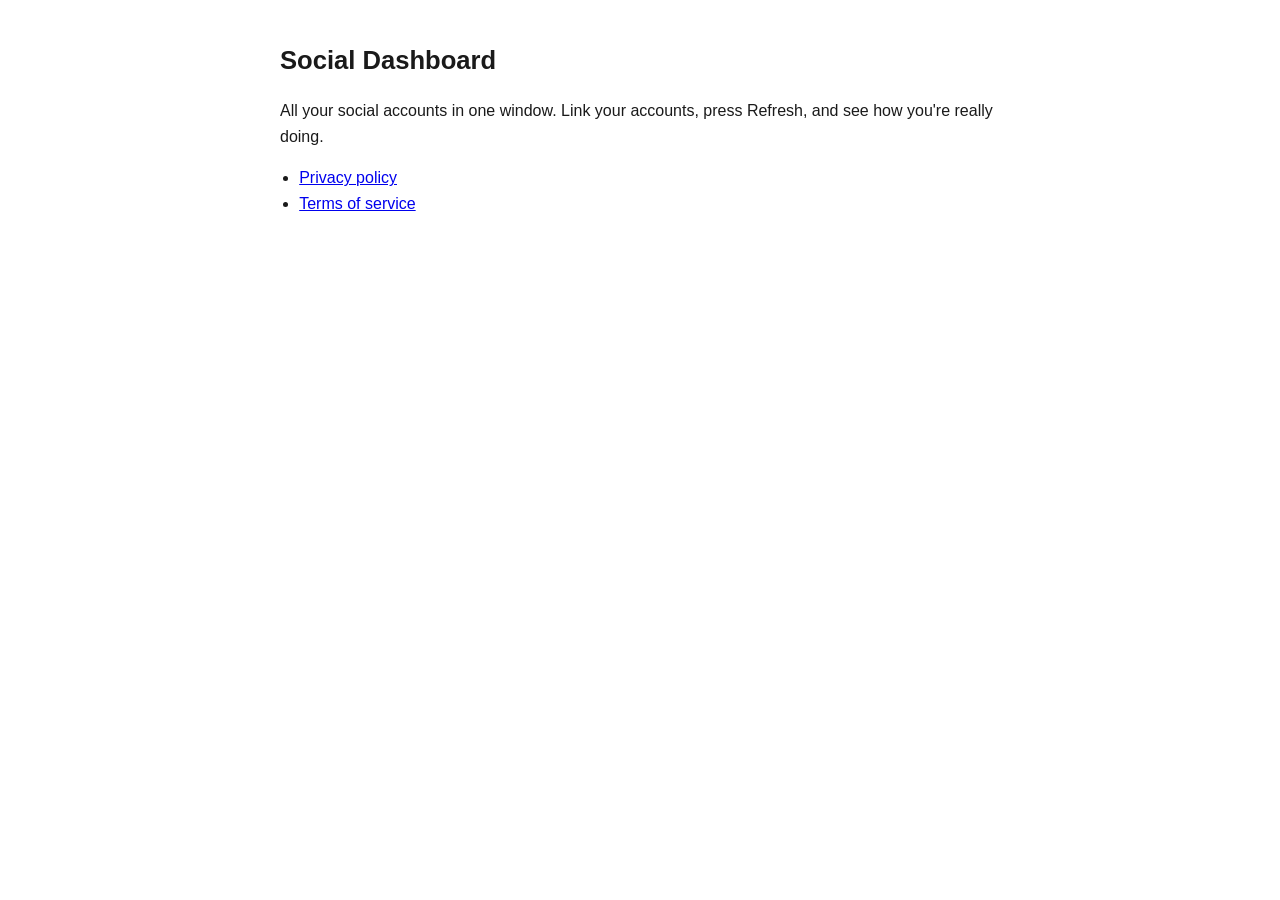
<file: docs/index.html>
<!doctype html>
<html lang="en">
<head>
<meta charset="utf-8">
<meta name="viewport" content="width=device-width, initial-scale=1">
<title>Social Dashboard</title>
<style>
  body { font-family: -apple-system, Segoe UI, Roboto, sans-serif; max-width: 720px; margin: 40px auto; padding: 0 20px; line-height: 1.6; color: #1a1a1a; }
  h1 { font-size: 1.6em; }
  ul { padding-left: 1.2em; }
</style>
</head>
<body>
<h1>Social Dashboard</h1>
<p>All your social accounts in one window. Link your accounts, press
Refresh, and see how you're really doing.</p>
<ul>
  <li><a href="privacy.html">Privacy policy</a></li>
  <li><a href="terms.html">Terms of service</a></li>
</ul>
</body>
</html>
</file>
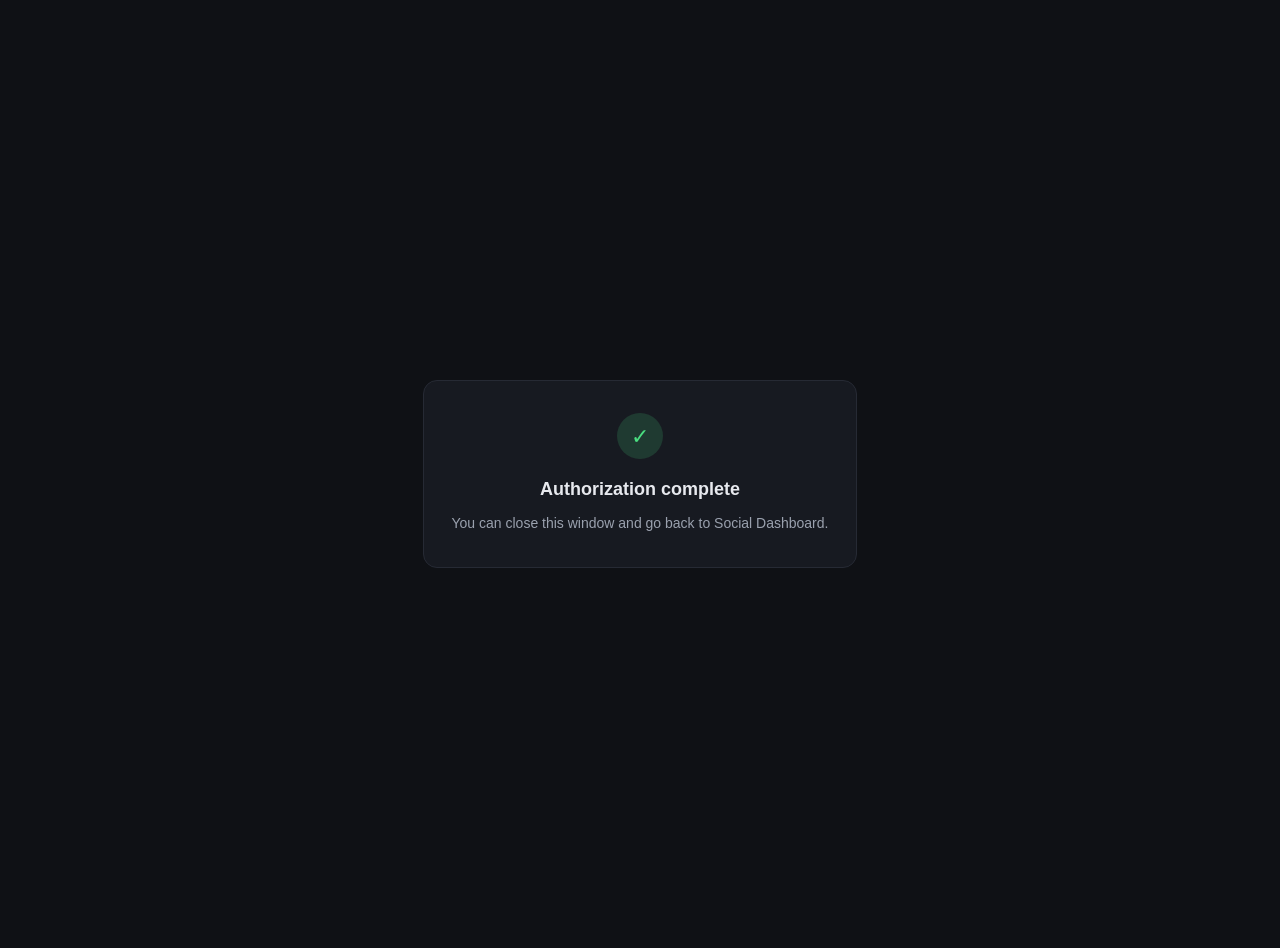
<file: docs/instagram-callback.html>
<!doctype html>
<html lang="en">
<head>
<meta charset="utf-8">
<meta name="viewport" content="width=device-width, initial-scale=1">
<meta name="robots" content="noindex">
<title>Authorization complete — Social Dashboard</title>
<!--
  Instagram authorization landing page.

  Must stay deliberately dumb: no router, no redirect, no script touching
  the URL. The desktop app reads the `code` parameter from this window's
  address bar, so any client-side rewrite would lose the code and leave
  the connection hanging.

  The code is never shown or sent anywhere: it stays in the URL, which
  only ever lives inside the app's own window.
-->
<style>
  :root { color-scheme: dark; }
  body {
    margin: 0; min-height: 100vh;
    display: flex; align-items: center; justify-content: center;
    background: #0f1115; color: #e7e9ee;
    font: 15px/1.6 -apple-system, "Segoe UI", Roboto, Helvetica, Arial, sans-serif;
    padding: 24px;
  }
  .card {
    max-width: 380px; text-align: center;
    background: #171a21; border: 1px solid #262a34;
    border-radius: 14px; padding: 32px 28px;
  }
  .mark {
    width: 46px; height: 46px; margin: 0 auto 16px;
    display: flex; align-items: center; justify-content: center;
    border-radius: 50%; background: rgba(74, 222, 128, .16);
    color: #4ade80; font-size: 22px;
  }
  h1 { margin: 0 0 8px; font-size: 18px; }
  p { margin: 0; color: #9aa1ae; font-size: 14px; }
</style>
</head>
<body>
  <div class="card">
    <div class="mark">✓</div>
    <h1>Authorization complete</h1>
    <p>You can close this window and go back to Social Dashboard.</p>
  </div>
</body>
</html>
</file>
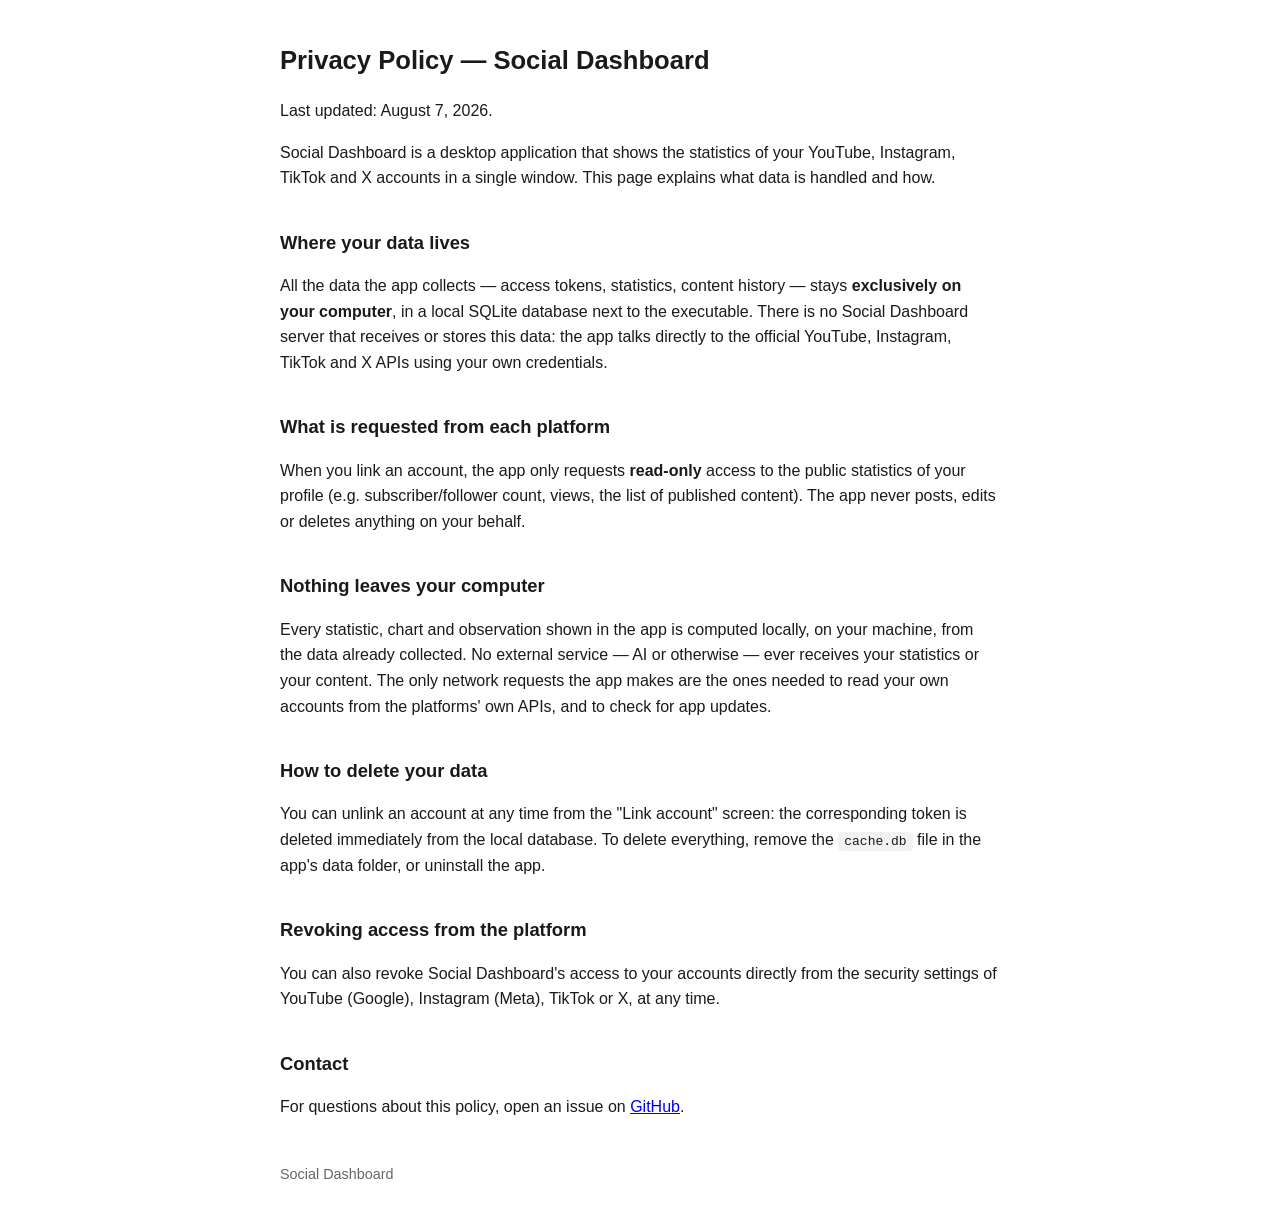
<file: docs/privacy.html>
<!doctype html>
<html lang="en">
<head>
<meta charset="utf-8">
<meta name="viewport" content="width=device-width, initial-scale=1">
<title>Social Dashboard — Privacy Policy</title>
<style>
  body { font-family: -apple-system, Segoe UI, Roboto, sans-serif; max-width: 720px; margin: 40px auto; padding: 0 20px; line-height: 1.6; color: #1a1a1a; }
  h1 { font-size: 1.6em; }
  h2 { font-size: 1.15em; margin-top: 2em; }
  code { background: #f2f2f2; padding: 2px 6px; border-radius: 4px; }
  footer { margin-top: 3em; font-size: 0.9em; color: #666; }
</style>
</head>
<body>
<h1>Privacy Policy — Social Dashboard</h1>
<p>Last updated: August 7, 2026.</p>

<p>Social Dashboard is a desktop application that shows the statistics of
your YouTube, Instagram, TikTok and X accounts in a single window. This
page explains what data is handled and how.</p>

<h2>Where your data lives</h2>
<p>All the data the app collects — access tokens, statistics, content
history — stays <strong>exclusively on your computer</strong>, in a local
SQLite database next to the executable. There is no Social Dashboard server
that receives or stores this data: the app talks directly to the official
YouTube, Instagram, TikTok and X APIs using your own credentials.</p>

<h2>What is requested from each platform</h2>
<p>When you link an account, the app only requests <strong>read-only</strong>
access to the public statistics of your profile (e.g. subscriber/follower
count, views, the list of published content). The app never posts, edits or
deletes anything on your behalf.</p>

<h2>Nothing leaves your computer</h2>
<p>Every statistic, chart and observation shown in the app is computed
locally, on your machine, from the data already collected. No external
service — AI or otherwise — ever receives your statistics or your content.
The only network requests the app makes are the ones needed to read your
own accounts from the platforms' own APIs, and to check for app updates.</p>

<h2>How to delete your data</h2>
<p>You can unlink an account at any time from the "Link account" screen: the
corresponding token is deleted immediately from the local database. To
delete everything, remove the <code>cache.db</code> file in the app's data
folder, or uninstall the app.</p>

<h2>Revoking access from the platform</h2>
<p>You can also revoke Social Dashboard's access to your accounts directly
from the security settings of YouTube (Google), Instagram (Meta), TikTok or
X, at any time.</p>

<h2>Contact</h2>
<p>For questions about this policy, open an issue on
<a href="https://github.com/AurelioAvila/social-dashboard/issues">GitHub</a>.</p>

<footer>Social Dashboard</footer>
</body>
</html>
</file>
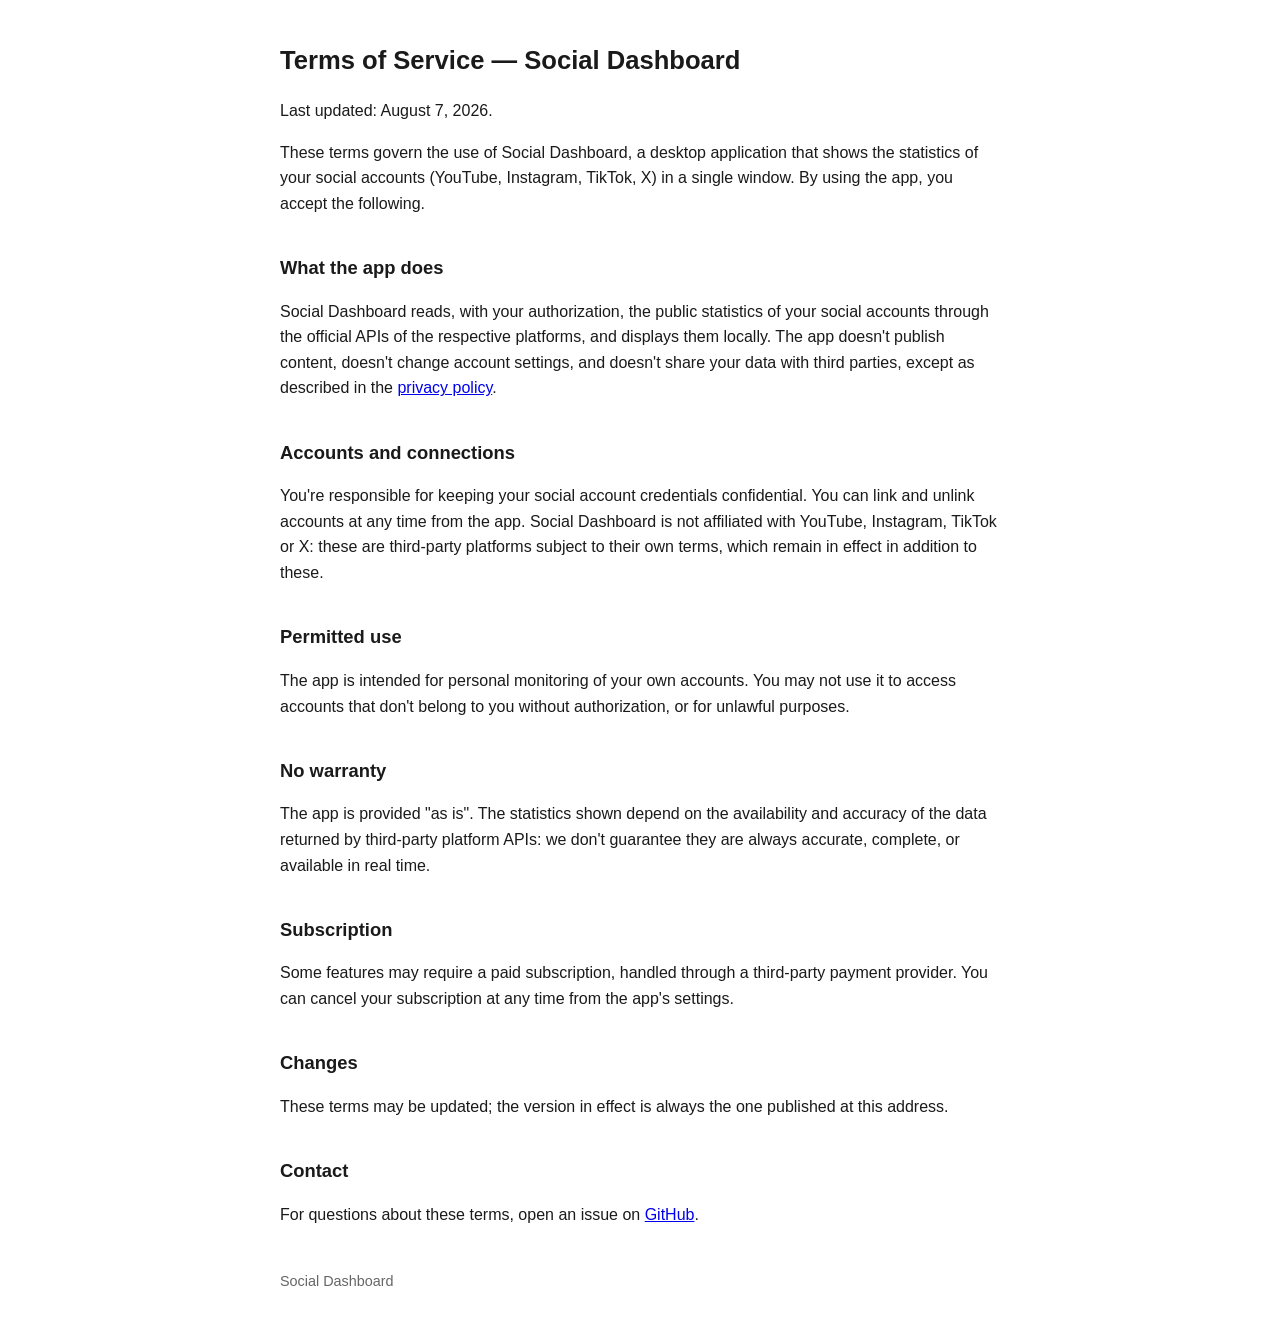
<file: docs/terms.html>
<!doctype html>
<html lang="en">
<head>
<meta charset="utf-8">
<meta name="viewport" content="width=device-width, initial-scale=1">
<title>Social Dashboard — Terms of Service</title>
<style>
  body { font-family: -apple-system, Segoe UI, Roboto, sans-serif; max-width: 720px; margin: 40px auto; padding: 0 20px; line-height: 1.6; color: #1a1a1a; }
  h1 { font-size: 1.6em; }
  h2 { font-size: 1.15em; margin-top: 2em; }
  footer { margin-top: 3em; font-size: 0.9em; color: #666; }
</style>
</head>
<body>
<h1>Terms of Service — Social Dashboard</h1>
<p>Last updated: August 7, 2026.</p>

<p>These terms govern the use of Social Dashboard, a desktop application
that shows the statistics of your social accounts (YouTube, Instagram,
TikTok, X) in a single window. By using the app, you accept the following.</p>

<h2>What the app does</h2>
<p>Social Dashboard reads, with your authorization, the public statistics of
your social accounts through the official APIs of the respective platforms,
and displays them locally. The app doesn't publish content, doesn't change
account settings, and doesn't share your data with third parties, except as
described in the <a href="privacy.html">privacy policy</a>.</p>

<h2>Accounts and connections</h2>
<p>You're responsible for keeping your social account credentials
confidential. You can link and unlink accounts at any time from the app.
Social Dashboard is not affiliated with YouTube, Instagram, TikTok or X:
these are third-party platforms subject to their own terms, which remain in
effect in addition to these.</p>

<h2>Permitted use</h2>
<p>The app is intended for personal monitoring of your own accounts. You may
not use it to access accounts that don't belong to you without
authorization, or for unlawful purposes.</p>

<h2>No warranty</h2>
<p>The app is provided "as is". The statistics shown depend on the
availability and accuracy of the data returned by third-party platform
APIs: we don't guarantee they are always accurate, complete, or available
in real time.</p>

<h2>Subscription</h2>
<p>Some features may require a paid subscription, handled through a
third-party payment provider. You can cancel your subscription at any time
from the app's settings.</p>

<h2>Changes</h2>
<p>These terms may be updated; the version in effect is always the one
published at this address.</p>

<h2>Contact</h2>
<p>For questions about these terms, open an issue on
<a href="https://github.com/AurelioAvila/social-dashboard/issues">GitHub</a>.</p>

<footer>Social Dashboard</footer>
</body>
</html>
</file>
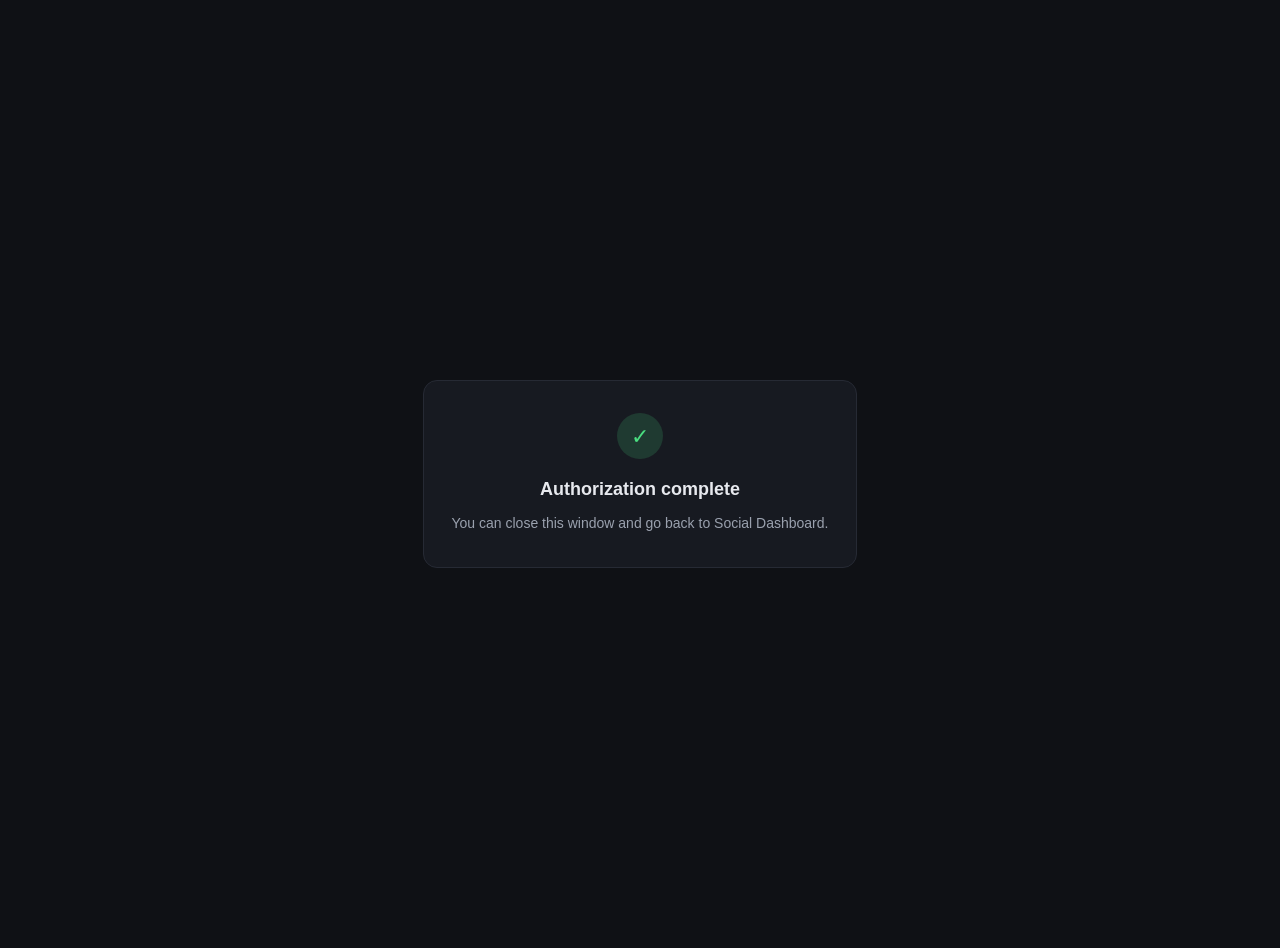
<file: docs/tiktok-callback.html>
<!doctype html>
<html lang="en">
<head>
<meta charset="utf-8">
<meta name="viewport" content="width=device-width, initial-scale=1">
<meta name="robots" content="noindex">
<title>Authorization complete — Social Dashboard</title>
<!--
  TikTok authorization landing page.

  Must stay deliberately dumb: no router, no redirect, no script touching
  the URL. The desktop app reads the `code` parameter from this window's
  address bar, so any client-side rewrite would lose the code and leave
  the connection hanging.

  The code is never shown or sent anywhere: it stays in the URL, which
  only ever lives inside the app's own window.
-->
<style>
  :root { color-scheme: dark; }
  body {
    margin: 0; min-height: 100vh;
    display: flex; align-items: center; justify-content: center;
    background: #0f1115; color: #e7e9ee;
    font: 15px/1.6 -apple-system, "Segoe UI", Roboto, Helvetica, Arial, sans-serif;
    padding: 24px;
  }
  .card {
    max-width: 380px; text-align: center;
    background: #171a21; border: 1px solid #262a34;
    border-radius: 14px; padding: 32px 28px;
  }
  .mark {
    width: 46px; height: 46px; margin: 0 auto 16px;
    display: flex; align-items: center; justify-content: center;
    border-radius: 50%; background: rgba(74, 222, 128, .16);
    color: #4ade80; font-size: 22px;
  }
  h1 { margin: 0 0 8px; font-size: 18px; }
  p { margin: 0; color: #9aa1ae; font-size: 14px; }
</style>
</head>
<body>
  <div class="card">
    <div class="mark">✓</div>
    <h1>Authorization complete</h1>
    <p>You can close this window and go back to Social Dashboard.</p>
  </div>
</body>
</html>
</file>
